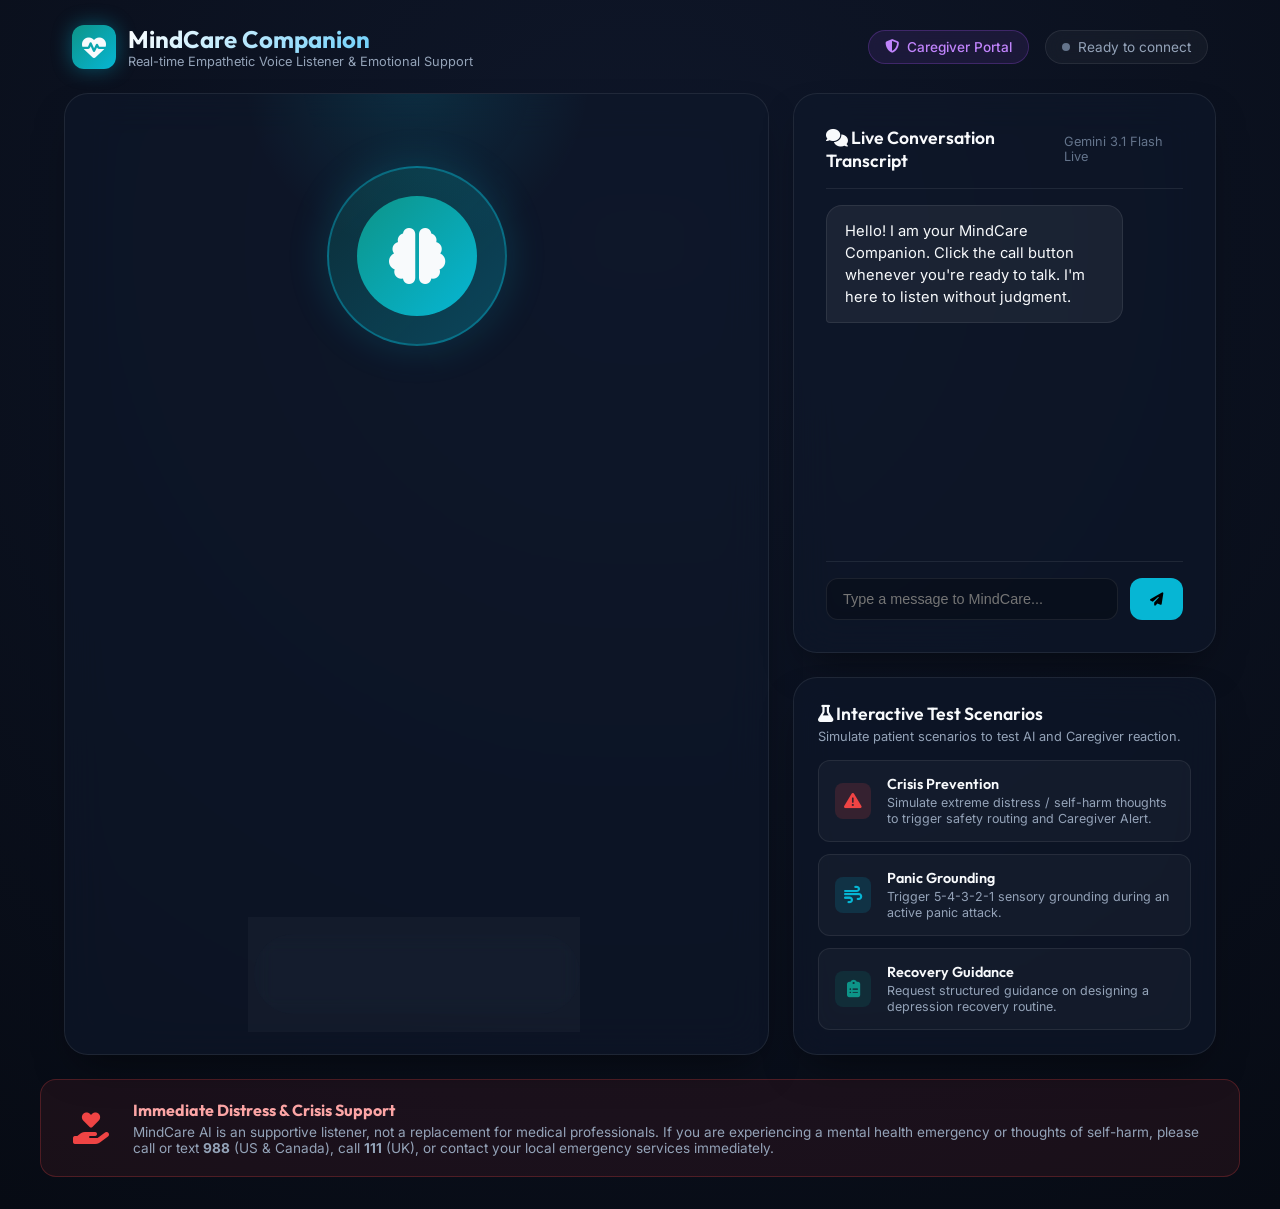
<file: index.html>
<!DOCTYPE html>
<html lang="en">
<head>
  <meta charset="UTF-8" />
  <meta name="viewport" content="width=device-width, initial-scale=1.0" />
  <title>MindCare AI - Gemini Live Mental Health & Depression Support Companion</title>
  <link rel="stylesheet" href="/src/styles/theme.css" />
  <!-- FontAwesome Icons -->
  <link rel="stylesheet" href="https://cdnjs.cloudflare.com/ajax/libs/font-awesome/6.4.0/css/all.min.css" />
</head>
<body>

  <!-- Header -->
  <header>
    <div class="brand">
      <div class="brand-icon">
        <i class="fa-solid fa-heart-pulse"></i>
      </div>
      <div>
        <h1>MindCare Companion</h1>
        <p>Real-time Empathetic Voice Listener & Emotional Support</p>
      </div>
    </div>

    <div style="display: flex; align-items: center; gap: 1rem;">
      <a href="/caregiver" target="_blank" class="caregiver-nav-link"><i class="fa-solid fa-shield-halved"></i> Caregiver Portal</a>
      <div id="statusBadge" class="status-badge">
        <span class="status-dot"></span>
        <span id="statusText">Ready to connect</span>
      </div>
    </div>
  </header>

  <!-- Main Application Grid -->
  <main>

    <!-- Call Stage Card -->
    <section class="call-stage">
      <div class="ambient-glow"></div>

      <!-- Video Preview (Hidden until camera/screen toggled) -->
      <div id="videoPreviewContainer" class="video-preview-container">
        <video id="videoElement" autoplay muted playsinline></video>
      </div>

      <!-- AI Avatar Glow Animation -->
      <div id="avatarContainer" class="avatar-container">
        <div id="avatarGlow" class="avatar-glow">
          <div class="avatar-core">
            <i class="fa-solid fa-brain"></i>
          </div>
        </div>
      </div>

      <!-- Live Audio Waveform Canvas -->
      <div class="visualizer-wrapper">
        <canvas id="visualizerCanvas"></canvas>
      </div>

      <!-- Control Toolbar -->
      <div class="control-toolbar">
        <button id="btnCall" class="btn-circle danger" title="Start Call">
          <i id="callIcon" class="fa-solid fa-phone"></i>
        </button>

        <button id="btnMic" class="btn-circle" title="Toggle Microphone" disabled>
          <i id="micIcon" class="fa-solid fa-microphone"></i>
        </button>

        <button id="btnCam" class="btn-circle" title="Toggle Webcam" disabled>
          <i id="camIcon" class="fa-solid fa-video-slash"></i>
        </button>

        <button id="btnScreen" class="btn-circle" title="Toggle Screen Share" disabled>
          <i id="screenIcon" class="fa-solid fa-desktop"></i>
        </button>
      </div>
    </section>

    <!-- Column 2: Sidebar containing Live Conversation & Test Scenarios -->
    <div class="sidebar-column">
      <!-- Conversation & Transcript Card -->
      <section class="transcript-card">
        <div class="transcript-header">
          <h3><i class="fa-solid fa-comments me-2"></i> Live Conversation Transcript</h3>
          <span style="font-size: 0.8rem; color: var(--text-dim);">Gemini 3.1 Flash Live</span>
        </div>

        <!-- Live Chat Feed -->
        <div id="chatFeed" class="chat-feed">
          <div class="msg-bubble ai">
            Hello! I am your MindCare Companion. Click the call button whenever you're ready to talk. I'm here to listen without judgment.
          </div>
        </div>

        <!-- Text Message Input -->
        <div class="chat-input-bar">
          <input id="textInput" type="text" placeholder="Type a message to MindCare..." disabled />
          <button id="btnSendText" disabled><i class="fa-solid fa-paper-plane"></i></button>
        </div>
      </section>

      <!-- Testing & Scenarios Card -->
      <section class="scenarios-card">
        <div class="scenarios-header">
          <h3><i class="fa-solid fa-flask me-2"></i> Interactive Test Scenarios</h3>
          <p>Simulate patient scenarios to test AI and Caregiver reaction.</p>
        </div>
        <div class="scenarios-list">
          <div class="scenario-item crisis" onclick="triggerScenario('crisis')">
            <div class="scenario-icon"><i class="fa-solid fa-triangle-exclamation"></i></div>
            <div class="scenario-content">
              <h5>Crisis Prevention</h5>
              <p>Simulate extreme distress / self-harm thoughts to trigger safety routing and Caregiver Alert.</p>
            </div>
          </div>

          <div class="scenario-item recovery" onclick="triggerScenario('panic')">
            <div class="scenario-icon"><i class="fa-solid fa-wind"></i></div>
            <div class="scenario-content">
              <h5>Panic Grounding</h5>
              <p>Trigger 5-4-3-2-1 sensory grounding during an active panic attack.</p>
            </div>
          </div>

          <div class="scenario-item guidance" onclick="triggerScenario('guidance')">
            <div class="scenario-icon"><i class="fa-solid fa-clipboard-list"></i></div>
            <div class="scenario-content">
              <h5>Recovery Guidance</h5>
              <p>Request structured guidance on designing a depression recovery routine.</p>
            </div>
          </div>
        </div>
      </section>
    </div>

  </main>

  <!-- Crisis Helpline Safety Banner -->
  <aside class="crisis-banner">
    <div class="crisis-icon">
      <i class="fa-solid fa-hand-holding-heart"></i>
    </div>
    <div class="crisis-text">
      <h4>Immediate Distress & Crisis Support</h4>
      <p>MindCare AI is an supportive listener, not a replacement for medical professionals. If you are experiencing a mental health emergency or thoughts of self-harm, please call or text <strong>988</strong> (US & Canada), call <strong>111</strong> (UK), or contact your local emergency services immediately.</p>
    </div>
  </aside>

  <!-- Application Logic -->
  <script src="/src/app.js"></script>
</body>
</html>
</file>
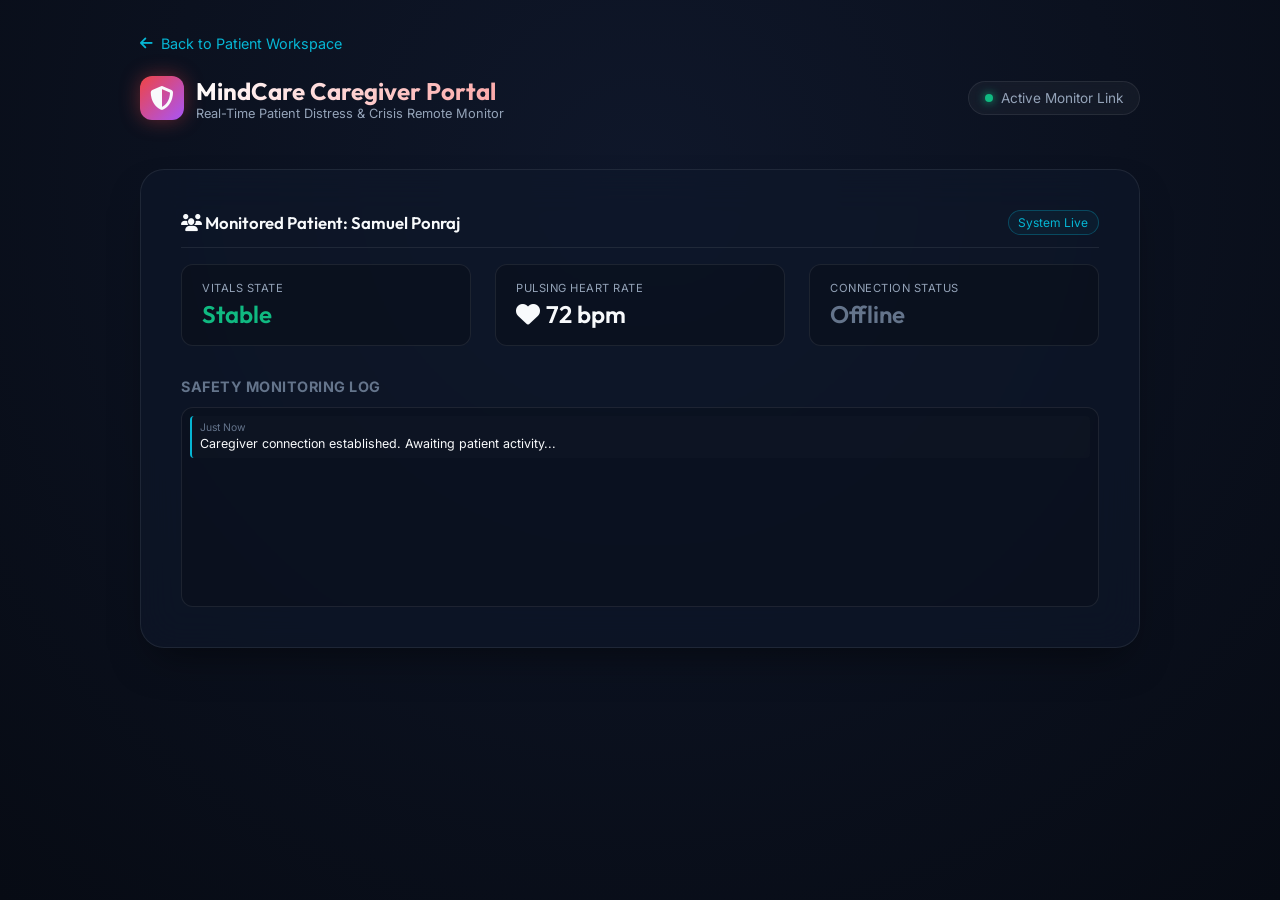
<file: caregiver.html>
<!DOCTYPE html>
<html lang="en">
<head>
  <meta charset="UTF-8" />
  <meta name="viewport" content="width=device-width, initial-scale=1.0" />
  <title>Caregiver Portal - MindCare AI</title>
  <link rel="stylesheet" href="/src/styles/theme.css" />
  <!-- FontAwesome Icons -->
  <link rel="stylesheet" href="https://cdnjs.cloudflare.com/ajax/libs/font-awesome/6.4.0/css/all.min.css" />
  <style>
    /* Custom adjustments for dedicated Caregiver page */
    body {
      padding: 2rem;
      align-items: center;
      justify-content: flex-start;
    }
    .caregiver-layout {
      width: 100%;
      max-width: 1000px;
      display: grid;
      grid-template-columns: 1fr;
      gap: 2rem;
    }
    .caregiver-card {
      height: auto;
      min-height: 400px;
      padding: 2.5rem;
    }
    .patient-vitals-container {
      grid-template-columns: 1fr 1fr 1fr;
      gap: 1.5rem;
      margin-bottom: 2rem;
    }
    .vital-item {
      padding: 1rem 1.25rem;
    }
    .vital-val {
      font-size: 1.5rem;
    }
    .alerts-log {
      min-height: 200px;
    }
    .back-link {
      color: var(--primary-cyan);
      text-decoration: none;
      display: inline-flex;
      align-items: center;
      gap: 0.5rem;
      font-size: 0.9rem;
      margin-bottom: 1.5rem;
      transition: color 0.2s;
    }
    .back-link:hover {
      color: var(--primary-sky);
    }
  </style>
</head>
<body>

  <div class="caregiver-layout">
    
    <div>
      <a href="/" class="back-link"><i class="fa-solid fa-arrow-left"></i> Back to Patient Workspace</a>
      <header style="padding: 0; margin-bottom: 1rem;">
        <div class="brand">
          <div class="brand-icon" style="background: linear-gradient(135deg, var(--danger-red), var(--accent-lavender)); box-shadow: 0 0 20px rgba(239, 68, 68, 0.4);">
            <i class="fa-solid fa-shield-halved"></i>
          </div>
          <div>
            <h1 style="background: linear-gradient(135deg, #ffffff, #fca5a5); -webkit-background-clip: text; -webkit-text-fill-color: transparent;">MindCare Caregiver Portal</h1>
            <p>Real-Time Patient Distress & Crisis Remote Monitor</p>
          </div>
        </div>
        <div id="statusBadge" class="status-badge connected">
          <span class="status-dot" style="background: var(--success-green); box-shadow: 0 0 10px var(--success-green);"></span>
          <span id="statusText">Active Monitor Link</span>
        </div>
      </header>
    </div>

    <!-- Caregiver Dashboard Main Panel -->
    <section class="caregiver-card">
      <div class="caregiver-header">
        <h3><i class="fa-solid fa-users me-2"></i> Monitored Patient: Samuel Ponraj</h3>
        <span class="caregiver-badge active">System Live</span>
      </div>

      <!-- Patient Health Status / Vitals -->
      <div class="patient-vitals-container">
        <div class="vital-item">
          <span class="vital-label">Vitals State</span>
          <span id="vitalState" class="vital-val stable">Stable</span>
        </div>
        <div class="vital-item">
          <span class="vital-label">Pulsing Heart Rate</span>
          <span id="vitalHeartRate" class="vital-val"><i class="fa-solid fa-heart pulse-slow text-danger"></i> 72 bpm</span>
        </div>
        <div class="vital-item">
          <span class="vital-label">Connection Status</span>
          <span id="patientConnState" class="vital-val" style="color: var(--primary-cyan);">Monitoring</span>
        </div>
      </div>

      <!-- Caregiver Live Notifications Log -->
      <div class="alerts-log-container">
        <h4 style="font-size: 0.9rem; margin-bottom: 0.75rem;">Safety Monitoring Log</h4>
        <div id="alertsLog" class="alerts-log">
          <div class="alert-log-item info">
            <span class="log-time">Just Now</span>
            <span class="log-msg">Caregiver connection established. Awaiting patient activity...</span>
          </div>
        </div>
      </div>

      <!-- Emergency Alert Banner Overlay (flashes when crisis is triggered) -->
      <div id="emergencyOverlay" class="emergency-overlay">
        <div class="emergency-box" style="padding: 2.5rem; max-width: 500px;">
          <div class="emergency-icon" style="font-size: 3rem;"><i class="fa-solid fa-triangle-exclamation animate-bounce"></i></div>
          <h4 style="font-size: 1.5rem; margin-bottom: 0.75rem;">PATIENT DISTRESS DETECTED</h4>
          <p id="alertDescription" style="font-size: 0.95rem; margin-bottom: 2rem;">Patient Samuel Ponraj has expressed severe distress / thoughts of self-harm.</p>
          <div class="emergency-actions">
            <button class="btn-emergency call" style="padding: 0.8rem; font-size: 0.95rem;" onclick="resolveEmergency('called')">Call Patient</button>
            <button class="btn-emergency dispatch" style="padding: 0.8rem; font-size: 0.95rem;" onclick="resolveEmergency('dispatched')">Dispatch 988 Lifeline Contact</button>
            <button class="btn-emergency dismiss" style="padding: 0.8rem; font-size: 0.95rem;" onclick="resolveEmergency('dismissed')">Mute Alarm</button>
          </div>
        </div>
      </div>
    </section>

  </div>

  <!-- Application Logic -->
  <script src="/src/caregiver.js"></script>
</body>
</html>
</file>
<file: src/styles/theme.css>
@import url('https://fonts.googleapis.com/css2?family=Inter:wght@300;400;500;600;700&family=Outfit:wght@400;500;600;700&display=swap');

:root {
  --bg-gradient: radial-gradient(circle at 50% 20%, #0f172a 0%, #070b14 100%);
  --card-bg: rgba(15, 23, 42, 0.65);
  --card-border: rgba(255, 255, 255, 0.08);
  --glass-glow: rgba(6, 182, 212, 0.15);
  
  --primary-teal: #0d9488;
  --primary-cyan: #06b6d4;
  --primary-sky: #38bdf8;
  --accent-lavender: #a855f7;
  
  --text-bright: #f8fafc;
  --text-muted: #94a3b8;
  --text-dim: #64748b;
  
  --danger-red: #ef4444;
  --success-green: #10b981;
  --warning-amber: #f59e0b;

  --shadow-lg: 0 20px 40px -15px rgba(0, 0, 0, 0.5);
  --radius-xl: 24px;
  --radius-lg: 16px;
  --radius-md: 12px;
}

* {
  margin: 0;
  padding: 0;
  box-sizing: border-box;
}

body {
  font-family: 'Inter', system-ui, -apple-system, sans-serif;
  background: var(--bg-gradient);
  color: var(--text-bright);
  min-height: 100vh;
  display: flex;
  flex-direction: column;
  align-items: center;
  overflow-x: hidden;
}

/* Header & Brand */
header {
  width: 100%;
  max-width: 1200px;
  padding: 1.5rem 2rem;
  display: flex;
  justify-content: space-between;
  align-items: center;
}

.brand {
  display: flex;
  align-items: center;
  gap: 0.75rem;
}

.brand-icon {
  width: 44px;
  height: 44px;
  background: linear-gradient(135deg, var(--primary-teal), var(--primary-cyan));
  border-radius: 12px;
  display: flex;
  align-items: center;
  justify-content: center;
  font-size: 1.5rem;
  box-shadow: 0 0 20px rgba(6, 182, 212, 0.4);
}

.brand h1 {
  font-family: 'Outfit', sans-serif;
  font-size: 1.5rem;
  font-weight: 700;
  background: linear-gradient(135deg, #ffffff, var(--primary-sky));
  -webkit-background-clip: text;
  -webkit-text-fill-color: transparent;
}

.brand p {
  font-size: 0.8rem;
  color: var(--text-muted);
}

.caregiver-nav-link {
  display: inline-flex;
  align-items: center;
  gap: 0.5rem;
  padding: 0.5rem 1rem;
  background: rgba(168, 85, 247, 0.1);
  border: 1px solid rgba(168, 85, 247, 0.25);
  border-radius: 100px;
  font-size: 0.85rem;
  color: #c084fc;
  text-decoration: none;
  font-weight: 500;
  backdrop-filter: blur(10px);
  transition: all 0.2s ease;
}

.caregiver-nav-link:hover {
  background: rgba(168, 85, 247, 0.2);
  border-color: rgba(168, 85, 247, 0.4);
  transform: translateY(-1px);
  color: #e9d5ff;
  box-shadow: 0 0 15px rgba(168, 85, 247, 0.2);
}

.status-badge {
  display: inline-flex;
  align-items: center;
  gap: 0.5rem;
  padding: 0.5rem 1rem;
  background: rgba(255, 255, 255, 0.04);
  border: 1px solid var(--card-border);
  border-radius: 100px;
  font-size: 0.85rem;
  color: var(--text-muted);
  backdrop-filter: blur(10px);
}

.status-dot {
  width: 8px;
  height: 8px;
  border-radius: 50%;
  background: var(--text-dim);
}

.status-badge.connected .status-dot {
  background: var(--success-green);
  box-shadow: 0 0 10px var(--success-green);
}

.status-badge.speaking .status-dot {
  background: var(--primary-cyan);
  box-shadow: 0 0 12px var(--primary-cyan);
  animation: pulse-ring 1.5s infinite;
}

@keyframes pulse-ring {
  0% { transform: scale(0.95); opacity: 0.8; }
  50% { transform: scale(1.3); opacity: 1; }
  100% { transform: scale(0.95); opacity: 0.8; }
}

/* Main Container */
main {
  width: 100%;
  max-width: 1200px; /* Reset max-width to fit 2 columns perfectly */
  padding: 0 1.5rem 1.5rem 1.5rem;
  display: grid;
  grid-template-columns: 1.25fr 0.75fr;
  gap: 1.5rem;
  flex: 1;
}

@media (max-width: 900px) {
  main {
    grid-template-columns: 1fr;
  }
}

/* Call Stage Card */
.call-stage {
  background: var(--card-bg);
  border: 1px solid var(--card-border);
  border-radius: var(--radius-xl);
  backdrop-filter: blur(20px);
  padding: 2.5rem;
  display: flex;
  flex-direction: column;
  align-items: center;
  justify-content: space-between;
  box-shadow: var(--shadow-lg);
  position: relative;
  overflow: hidden;
}

.ambient-glow {
  position: absolute;
  top: -20%;
  left: 50%;
  transform: translateX(-50%);
  width: 350px;
  height: 350px;
  background: radial-gradient(circle, var(--glass-glow) 0%, transparent 70%);
  pointer-events: none;
}

.avatar-container {
  position: relative;
  margin: 2rem 0;
  display: flex;
  align-items: center;
  justify-content: center;
}

.avatar-glow {
  width: 180px;
  height: 180px;
  border-radius: 50%;
  background: linear-gradient(135deg, rgba(13, 148, 136, 0.2), rgba(6, 182, 212, 0.3));
  display: flex;
  align-items: center;
  justify-content: center;
  border: 2px solid rgba(6, 182, 212, 0.4);
  box-shadow: 0 0 40px rgba(6, 182, 212, 0.2);
  transition: all 0.3s ease;
}

.avatar-glow.active {
  box-shadow: 0 0 60px rgba(6, 182, 212, 0.6);
  border-color: var(--primary-sky);
  animation: pulse-avatar 2s infinite alternate;
}

@keyframes pulse-avatar {
  0% { transform: scale(1); }
  100% { transform: scale(1.05); }
}

.avatar-core {
  width: 120px;
  height: 120px;
  border-radius: 50%;
  background: linear-gradient(135deg, var(--primary-teal), var(--primary-cyan));
  display: flex;
  align-items: center;
  justify-content: center;
  font-size: 3.5rem;
}

/* Video Preview */
.video-preview-container {
  width: 100%;
  max-width: 380px;
  height: 200px;
  border-radius: var(--radius-lg);
  overflow: hidden;
  background: #000;
  border: 1px solid var(--card-border);
  display: none;
  margin-bottom: 1rem;
}

.video-preview-container.active {
  display: block;
}

video {
  width: 100%;
  height: 100%;
  object-fit: cover;
}

/* Audio Visualizer Canvas */
.visualizer-wrapper {
  width: 100%;
  height: 90px;
  margin: 1.5rem 0;
  display: flex;
  align-items: center;
  justify-content: center;
}

canvas#visualizerCanvas {
  width: 100%;
  height: 100%;
}

/* Control Toolbar */
.control-toolbar {
  display: flex;
  gap: 1.25rem;
  align-items: center;
  justify-content: center;
  padding: 0.75rem 1.5rem;
  background: rgba(255, 255, 255, 0.03);
  border: 1px solid var(--card-border);
  border-radius: 100px;
  backdrop-filter: blur(10px);
}

.btn-circle {
  width: 54px;
  height: 54px;
  border-radius: 50%;
  border: 1px solid var(--card-border);
  background: rgba(255, 255, 255, 0.05);
  color: var(--text-bright);
  font-size: 1.25rem;
  display: flex;
  align-items: center;
  justify-content: center;
  cursor: pointer;
  transition: all 0.2s ease;
}

.btn-circle:hover {
  background: rgba(255, 255, 255, 0.12);
  transform: translateY(-2px);
}

.btn-circle.active {
  background: var(--primary-cyan);
  color: #000;
  border-color: var(--primary-sky);
  box-shadow: 0 0 20px rgba(6, 182, 212, 0.4);
}

.btn-circle.danger {
  background: var(--danger-red);
  color: #fff;
  border-color: var(--danger-red);
  box-shadow: 0 0 20px rgba(239, 68, 68, 0.4);
}

.btn-circle.danger:hover {
  background: #dc2626;
}

/* Transcript & Chat Column */
.transcript-card {
  background: var(--card-bg);
  border: 1px solid var(--card-border);
  border-radius: var(--radius-xl);
  backdrop-filter: blur(20px);
  padding: 2rem;
  display: flex;
  flex-direction: column;
  height: 560px;
  box-shadow: var(--shadow-lg);
}

.transcript-header {
  display: flex;
  justify-content: space-between;
  align-items: center;
  padding-bottom: 1rem;
  border-bottom: 1px solid var(--card-border);
  margin-bottom: 1rem;
}

.transcript-header h3 {
  font-family: 'Outfit', sans-serif;
  font-size: 1.1rem;
  font-weight: 600;
  color: var(--text-bright);
}

.chat-feed {
  flex: 1;
  overflow-y: auto;
  display: flex;
  flex-direction: column;
  gap: 1rem;
  padding-right: 0.5rem;
}

/* Scrollbar Styling */
.chat-feed::-webkit-scrollbar {
  width: 6px;
}

.chat-feed::-webkit-scrollbar-thumb {
  background: rgba(255, 255, 255, 0.1);
  border-radius: 10px;
}

.msg-bubble {
  max-width: 85%;
  padding: 0.85rem 1.15rem;
  border-radius: var(--radius-lg);
  font-size: 0.92rem;
  line-height: 1.5;
}

.msg-bubble.user {
  align-self: flex-end;
  background: linear-gradient(135deg, var(--primary-teal), var(--primary-cyan));
  color: #000;
  font-weight: 500;
  border-bottom-right-radius: 4px;
}

.msg-bubble.ai {
  align-self: flex-start;
  background: rgba(255, 255, 255, 0.06);
  border: 1px solid var(--card-border);
  color: var(--text-bright);
  border-bottom-left-radius: 4px;
}

.chat-input-bar {
  display: flex;
  gap: 0.75rem;
  margin-top: 1rem;
  padding-top: 1rem;
  border-top: 1px solid var(--card-border);
}

.chat-input-bar input {
  flex: 1;
  background: rgba(0, 0, 0, 0.25);
  border: 1px solid var(--card-border);
  border-radius: var(--radius-md);
  padding: 0.75rem 1rem;
  color: var(--text-bright);
  font-size: 0.9rem;
  outline: none;
  transition: border-color 0.2s;
}

.chat-input-bar input:focus {
  border-color: var(--primary-cyan);
}

.chat-input-bar button {
  background: var(--primary-cyan);
  border: none;
  border-radius: var(--radius-md);
  padding: 0.75rem 1.25rem;
  color: #000;
  font-weight: 600;
  cursor: pointer;
  transition: background 0.2s;
}

.chat-input-bar button:hover {
  background: var(--primary-sky);
}

/* Crisis Resources Banner */
.crisis-banner {
  width: 100%;
  max-width: 1200px;
  margin: 0 2rem 2rem 2rem;
  padding: 1.25rem 2rem;
  background: rgba(239, 68, 68, 0.08);
  border: 1px solid rgba(239, 68, 68, 0.25);
  border-radius: var(--radius-lg);
  display: flex;
  align-items: center;
  gap: 1.5rem;
}

.crisis-icon {
  font-size: 2rem;
  color: var(--danger-red);
}

.crisis-text h4 {
  font-family: 'Outfit', sans-serif;
  font-size: 1rem;
  color: #fca5a5;
  margin-bottom: 0.25rem;
}

.crisis-text p {
  font-size: 0.85rem;
  color: var(--text-muted);
}

/* Sidebar Column Layout */
.sidebar-column {
  display: flex;
  flex-direction: column;
  gap: 1.5rem;
}

/* Scenarios Card */
.scenarios-card {
  background: var(--card-bg);
  border: 1px solid var(--card-border);
  border-radius: var(--radius-xl);
  backdrop-filter: blur(20px);
  padding: 1.5rem;
  box-shadow: var(--shadow-lg);
}

.scenarios-header {
  margin-bottom: 1rem;
}

.scenarios-header h3 {
  font-family: 'Outfit', sans-serif;
  font-size: 1.1rem;
  font-weight: 600;
  color: var(--text-bright);
  margin-bottom: 0.25rem;
}

.scenarios-header p {
  font-size: 0.8rem;
  color: var(--text-muted);
}

.scenarios-list {
  display: flex;
  flex-direction: column;
  gap: 0.75rem;
}

.scenario-item {
  display: flex;
  align-items: center;
  gap: 1rem;
  padding: 0.85rem 1rem;
  background: rgba(255, 255, 255, 0.03);
  border: 1px solid var(--card-border);
  border-radius: var(--radius-md);
  cursor: pointer;
  transition: all 0.2s ease;
}

.scenario-item:hover {
  background: rgba(255, 255, 255, 0.07);
  transform: translateY(-2px);
  box-shadow: 0 4px 12px rgba(0, 0, 0, 0.2);
}

.scenario-item.crisis:hover {
  border-color: rgba(239, 68, 68, 0.4);
}

.scenario-item.recovery:hover {
  border-color: rgba(6, 182, 212, 0.4);
}

.scenario-item.guidance:hover {
  border-color: rgba(13, 148, 136, 0.4);
}

.scenario-icon {
  width: 36px;
  height: 36px;
  border-radius: 8px;
  display: flex;
  align-items: center;
  justify-content: center;
  font-size: 1.1rem;
  flex-shrink: 0;
}

.crisis .scenario-icon {
  background: rgba(239, 68, 68, 0.15);
  color: var(--danger-red);
}

.recovery .scenario-icon {
  background: rgba(6, 182, 212, 0.15);
  color: var(--primary-cyan);
}

.guidance .scenario-icon {
  background: rgba(13, 148, 136, 0.15);
  color: var(--primary-teal);
}

.scenario-content h5 {
  font-family: 'Outfit', sans-serif;
  font-size: 0.9rem;
  font-weight: 600;
  color: var(--text-bright);
  margin-bottom: 0.15rem;
}

.scenario-content p {
  font-size: 0.78rem;
  color: var(--text-muted);
  line-height: 1.3;
}

/* Caregiver Dashboard Column Layout */
.caregiver-column {
  display: flex;
  flex-direction: column;
  gap: 1.5rem;
}

/* Caregiver Card */
.caregiver-card {
  position: relative; /* Context for absolute emergency overlay */
  background: var(--card-bg);
  border: 1px solid var(--card-border);
  border-radius: var(--radius-xl);
  backdrop-filter: blur(20px);
  padding: 1.5rem;
  box-shadow: var(--shadow-lg);
  overflow: hidden;
  height: 290px;
  display: flex;
  flex-direction: column;
}

.caregiver-header {
  display: flex;
  justify-content: space-between;
  align-items: center;
  margin-bottom: 1rem;
  padding-bottom: 0.75rem;
  border-bottom: 1px solid var(--card-border);
}

.caregiver-header h3 {
  font-family: 'Outfit', sans-serif;
  font-size: 1.05rem;
  font-weight: 600;
  color: var(--text-bright);
}

.caregiver-badge {
  font-size: 0.75rem;
  padding: 0.25rem 0.6rem;
  background: rgba(255, 255, 255, 0.05);
  border: 1px solid var(--card-border);
  border-radius: 100px;
  color: var(--text-muted);
}

.caregiver-badge.active {
  color: var(--primary-cyan);
  border-color: rgba(6, 182, 212, 0.3);
  background: rgba(6, 182, 212, 0.05);
}

/* Vitals Container */
.patient-vitals-container {
  display: grid;
  grid-template-columns: 1fr 1fr 1fr;
  gap: 0.75rem;
  margin-bottom: 1rem;
}

.vital-item {
  background: rgba(0, 0, 0, 0.2);
  border: 1px solid var(--card-border);
  border-radius: var(--radius-md);
  padding: 0.5rem 0.75rem;
  display: flex;
  flex-direction: column;
  gap: 0.25rem;
}

.vital-label {
  font-size: 0.7rem;
  color: var(--text-muted);
  text-transform: uppercase;
  letter-spacing: 0.5px;
}

.vital-val {
  font-family: 'Outfit', sans-serif;
  font-size: 0.95rem;
  font-weight: 600;
  color: var(--text-bright);
  display: flex;
  align-items: center;
  gap: 0.35rem;
}

.vital-val.stable {
  color: var(--success-green);
}

.vital-val.critical {
  color: var(--danger-red);
}

/* Pulsing Animations */
.pulse-slow {
  animation: heartbeat 1.4s infinite ease-in-out;
}

.pulse-fast {
  animation: heartbeat-rapid 0.5s infinite ease-in-out;
}

@keyframes heartbeat {
  0%, 100% { transform: scale(1); }
  25% { transform: scale(1.15); }
  40% { transform: scale(1.05); }
  60% { transform: scale(1.2); }
}

@keyframes heartbeat-rapid {
  0%, 100% { transform: scale(1); color: var(--danger-red); }
  50% { transform: scale(1.4); color: #ff8888; text-shadow: 0 0 10px var(--danger-red); }
}

/* Alerts Notifications Log */
.alerts-log-container {
  flex: 1;
  display: flex;
  flex-direction: column;
  min-height: 0;
}

.alerts-log-container h4 {
  font-size: 0.8rem;
  color: var(--text-dim);
  text-transform: uppercase;
  letter-spacing: 0.5px;
  margin-bottom: 0.5rem;
}

.alerts-log {
  flex: 1;
  overflow-y: auto;
  background: rgba(0, 0, 0, 0.15);
  border: 1px solid var(--card-border);
  border-radius: var(--radius-md);
  padding: 0.5rem;
  display: flex;
  flex-direction: column;
  gap: 0.5rem;
}

.alerts-log::-webkit-scrollbar {
  width: 4px;
}

.alerts-log::-webkit-scrollbar-thumb {
  background: rgba(255, 255, 255, 0.08);
  border-radius: 4px;
}

.alert-log-item {
  font-size: 0.78rem;
  line-height: 1.3;
  padding: 0.35rem 0.5rem;
  border-radius: 4px;
  border-left: 2px solid var(--text-dim);
  background: rgba(255, 255, 255, 0.01);
  display: flex;
  flex-direction: column;
}

.alert-log-item.info {
  border-left-color: var(--primary-cyan);
}

.alert-log-item.warning {
  border-left-color: var(--warning-amber);
  background: rgba(245, 158, 11, 0.03);
}

.alert-log-item.critical {
  border-left-color: var(--danger-red);
  background: rgba(239, 68, 68, 0.05);
}

.log-time {
  font-size: 0.65rem;
  color: var(--text-dim);
  margin-bottom: 0.1rem;
}

.log-msg {
  color: var(--text-bright);
}

.alert-log-item.critical .log-msg {
  color: #fca5a5;
  font-weight: 500;
}

/* Emergency Overlay */
.emergency-overlay {
  position: absolute;
  top: 0;
  left: 0;
  width: 100%;
  height: 100%;
  background: rgba(15, 23, 42, 0.85);
  backdrop-filter: blur(12px);
  display: flex;
  align-items: center;
  justify-content: center;
  opacity: 0;
  pointer-events: none;
  transition: opacity 0.3s ease;
  z-index: 10;
}

.emergency-overlay.active {
  opacity: 1;
  pointer-events: auto;
}

.emergency-box {
  background: linear-gradient(135deg, #1e1b4b 0%, #311010 100%);
  border: 2px solid var(--danger-red);
  border-radius: var(--radius-lg);
  padding: 1.5rem;
  width: 90%;
  text-align: center;
  box-shadow: 0 10px 30px rgba(239, 68, 68, 0.25);
  transform: scale(0.9);
  transition: transform 0.3s cubic-bezier(0.34, 1.56, 0.64, 1);
}

.emergency-overlay.active .emergency-box {
  transform: scale(1);
}

.emergency-icon {
  font-size: 2.2rem;
  color: var(--danger-red);
  margin-bottom: 0.75rem;
}

.emergency-box h4 {
  font-family: 'Outfit', sans-serif;
  font-size: 1.15rem;
  font-weight: 700;
  color: #fca5a5;
  letter-spacing: 1px;
  margin-bottom: 0.5rem;
}

.emergency-box p {
  font-size: 0.8rem;
  color: var(--text-muted);
  line-height: 1.4;
  margin-bottom: 1.25rem;
}

.emergency-actions {
  display: flex;
  flex-direction: column;
  gap: 0.5rem;
}

.btn-emergency {
  border: none;
  border-radius: var(--radius-md);
  padding: 0.6rem;
  font-size: 0.82rem;
  font-weight: 600;
  cursor: pointer;
  transition: all 0.2s;
}

.btn-emergency.call {
  background: var(--primary-cyan);
  color: #000;
}

.btn-emergency.call:hover {
  background: var(--primary-sky);
}

.btn-emergency.dispatch {
  background: var(--danger-red);
  color: #fff;
}

.btn-emergency.dispatch:hover {
  background: #dc2626;
}

.btn-emergency.dismiss {
  background: rgba(255, 255, 255, 0.08);
  border: 1px solid var(--card-border);
  color: var(--text-muted);
}

.btn-emergency.dismiss:hover {
  background: rgba(255, 255, 255, 0.15);
  color: var(--text-bright);
}
</file>
